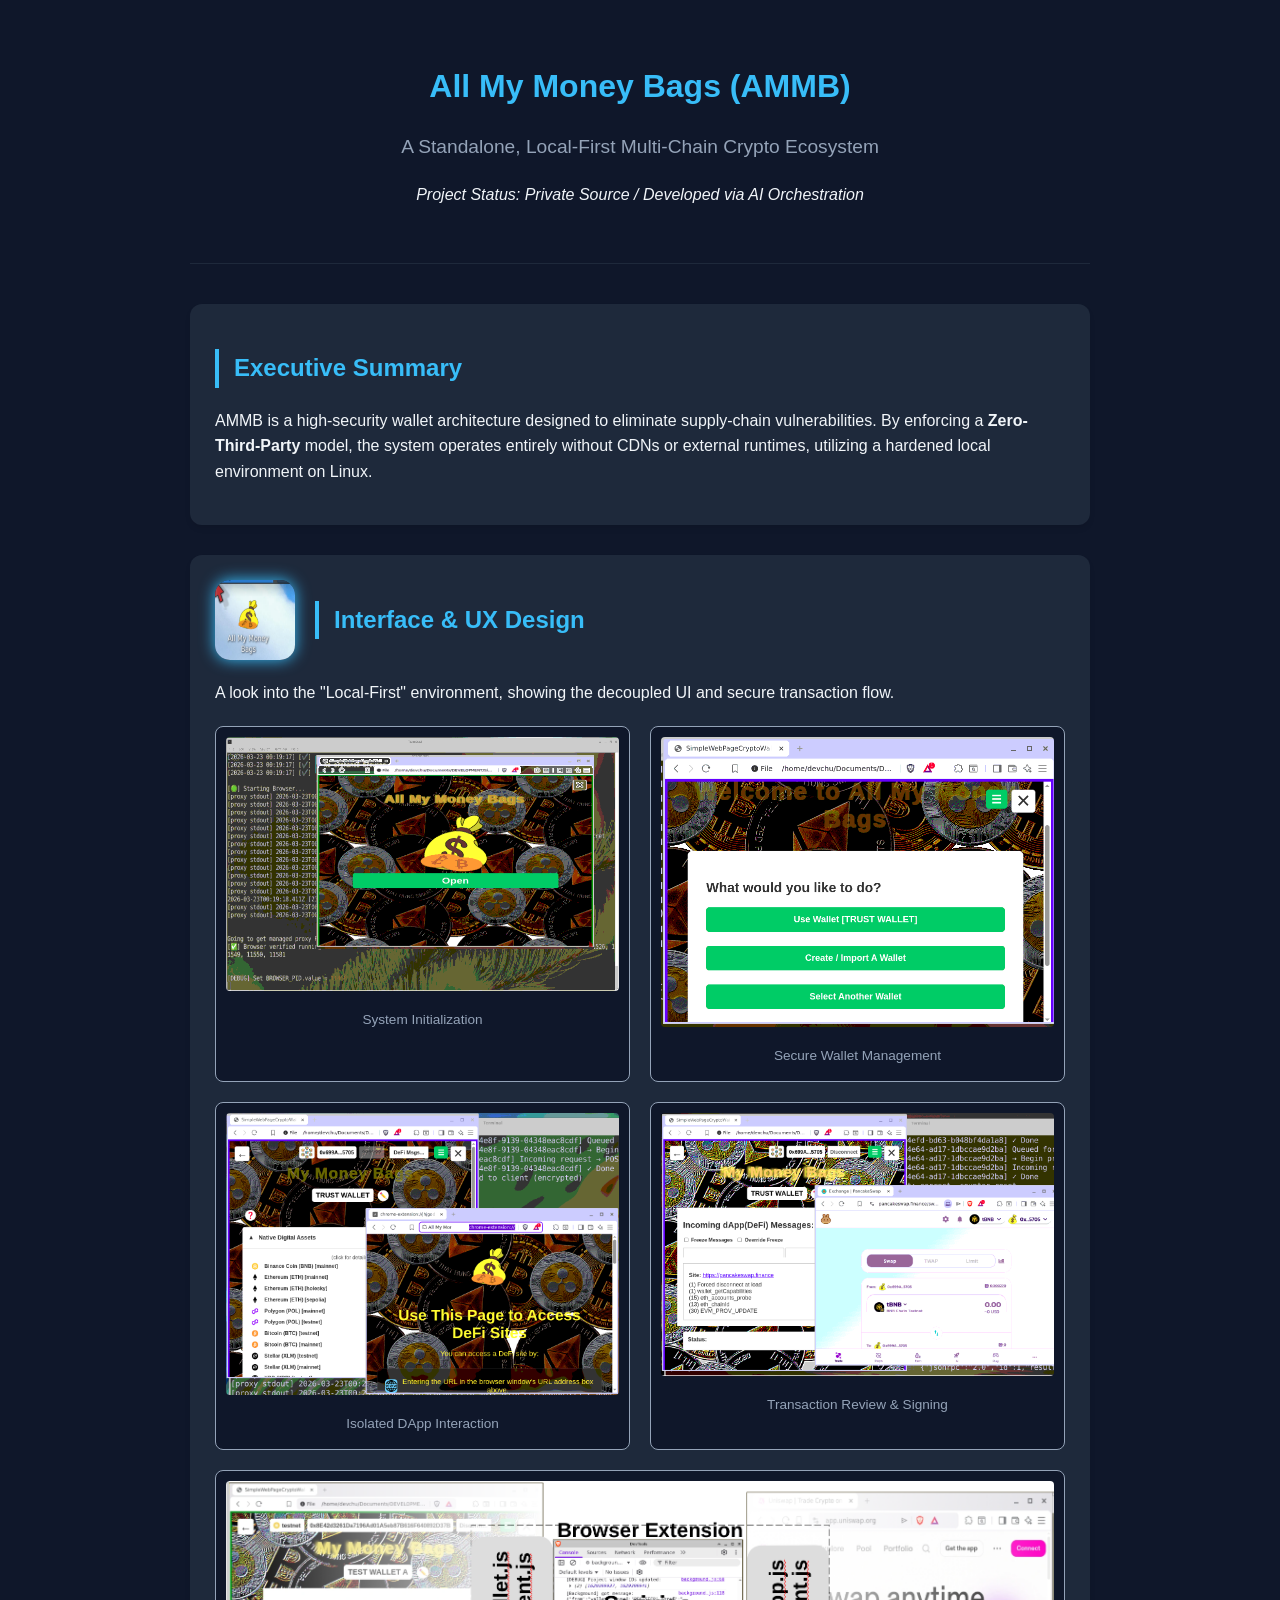
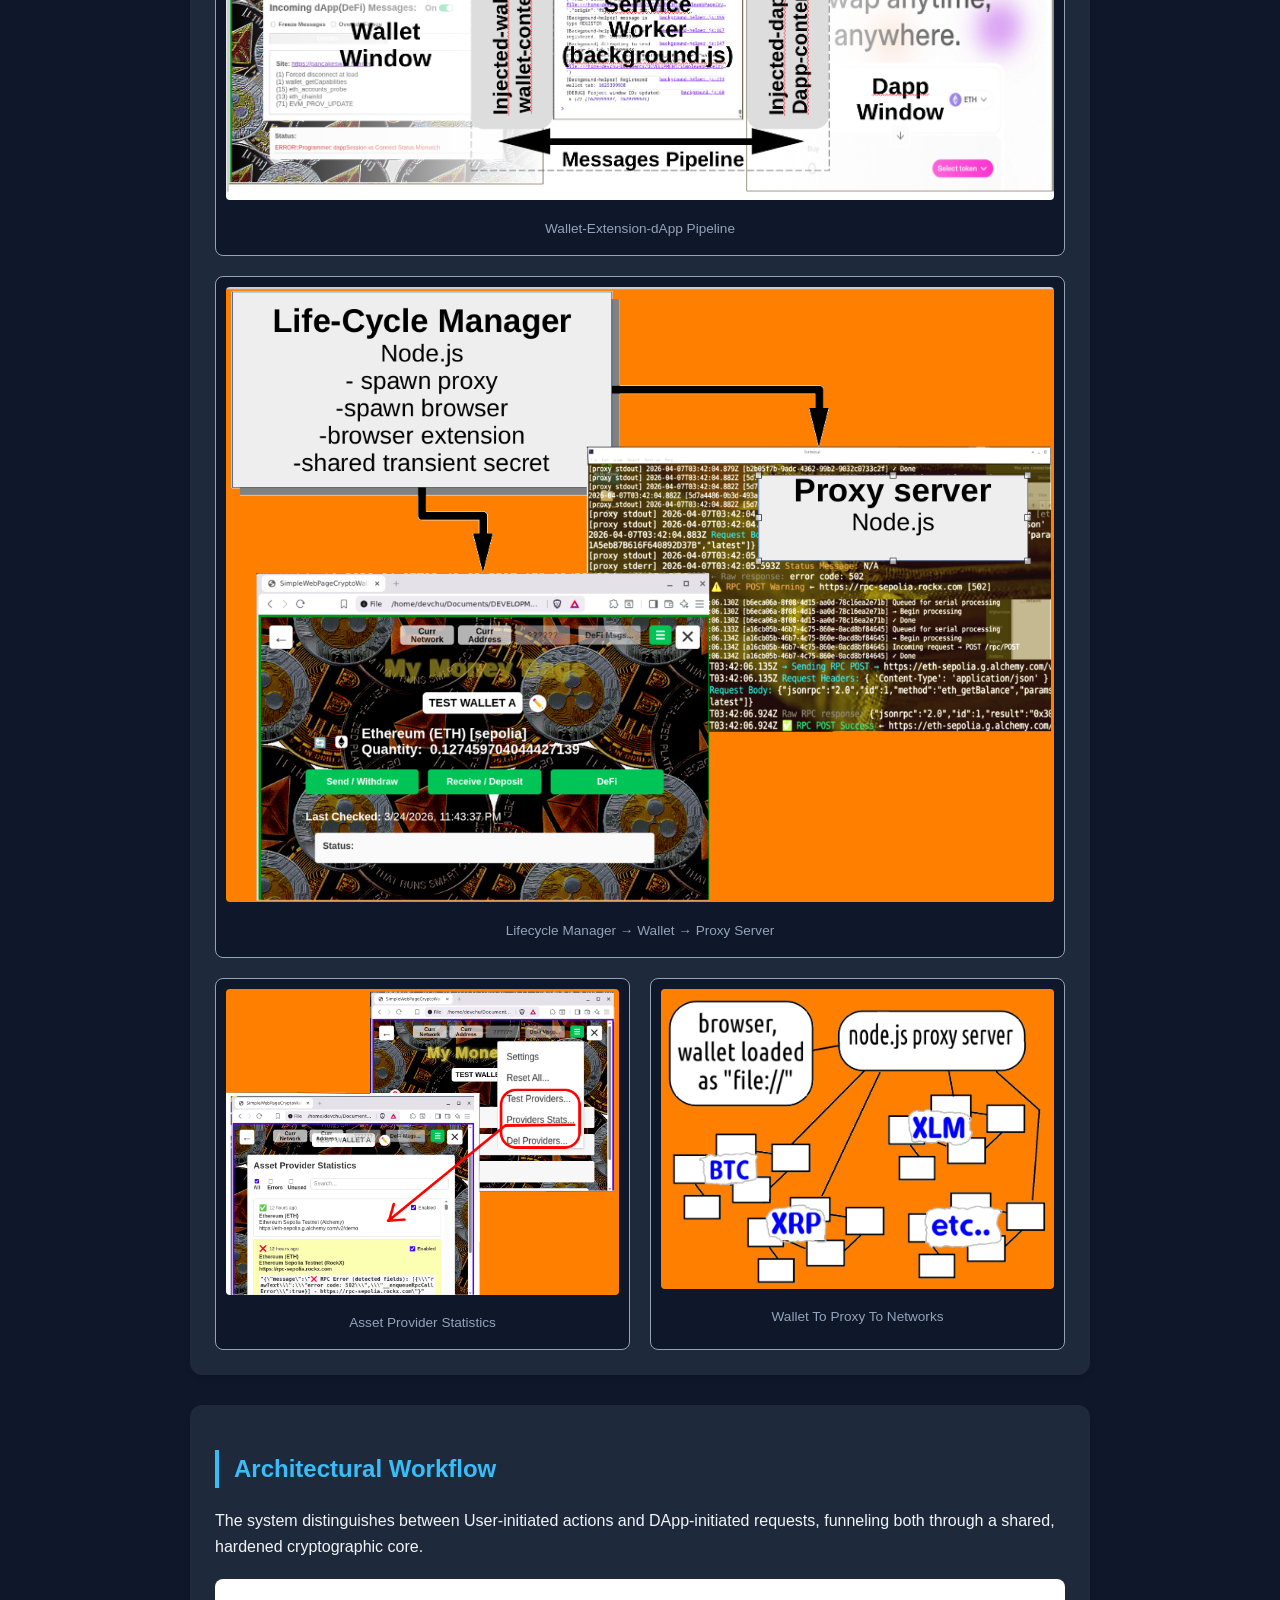
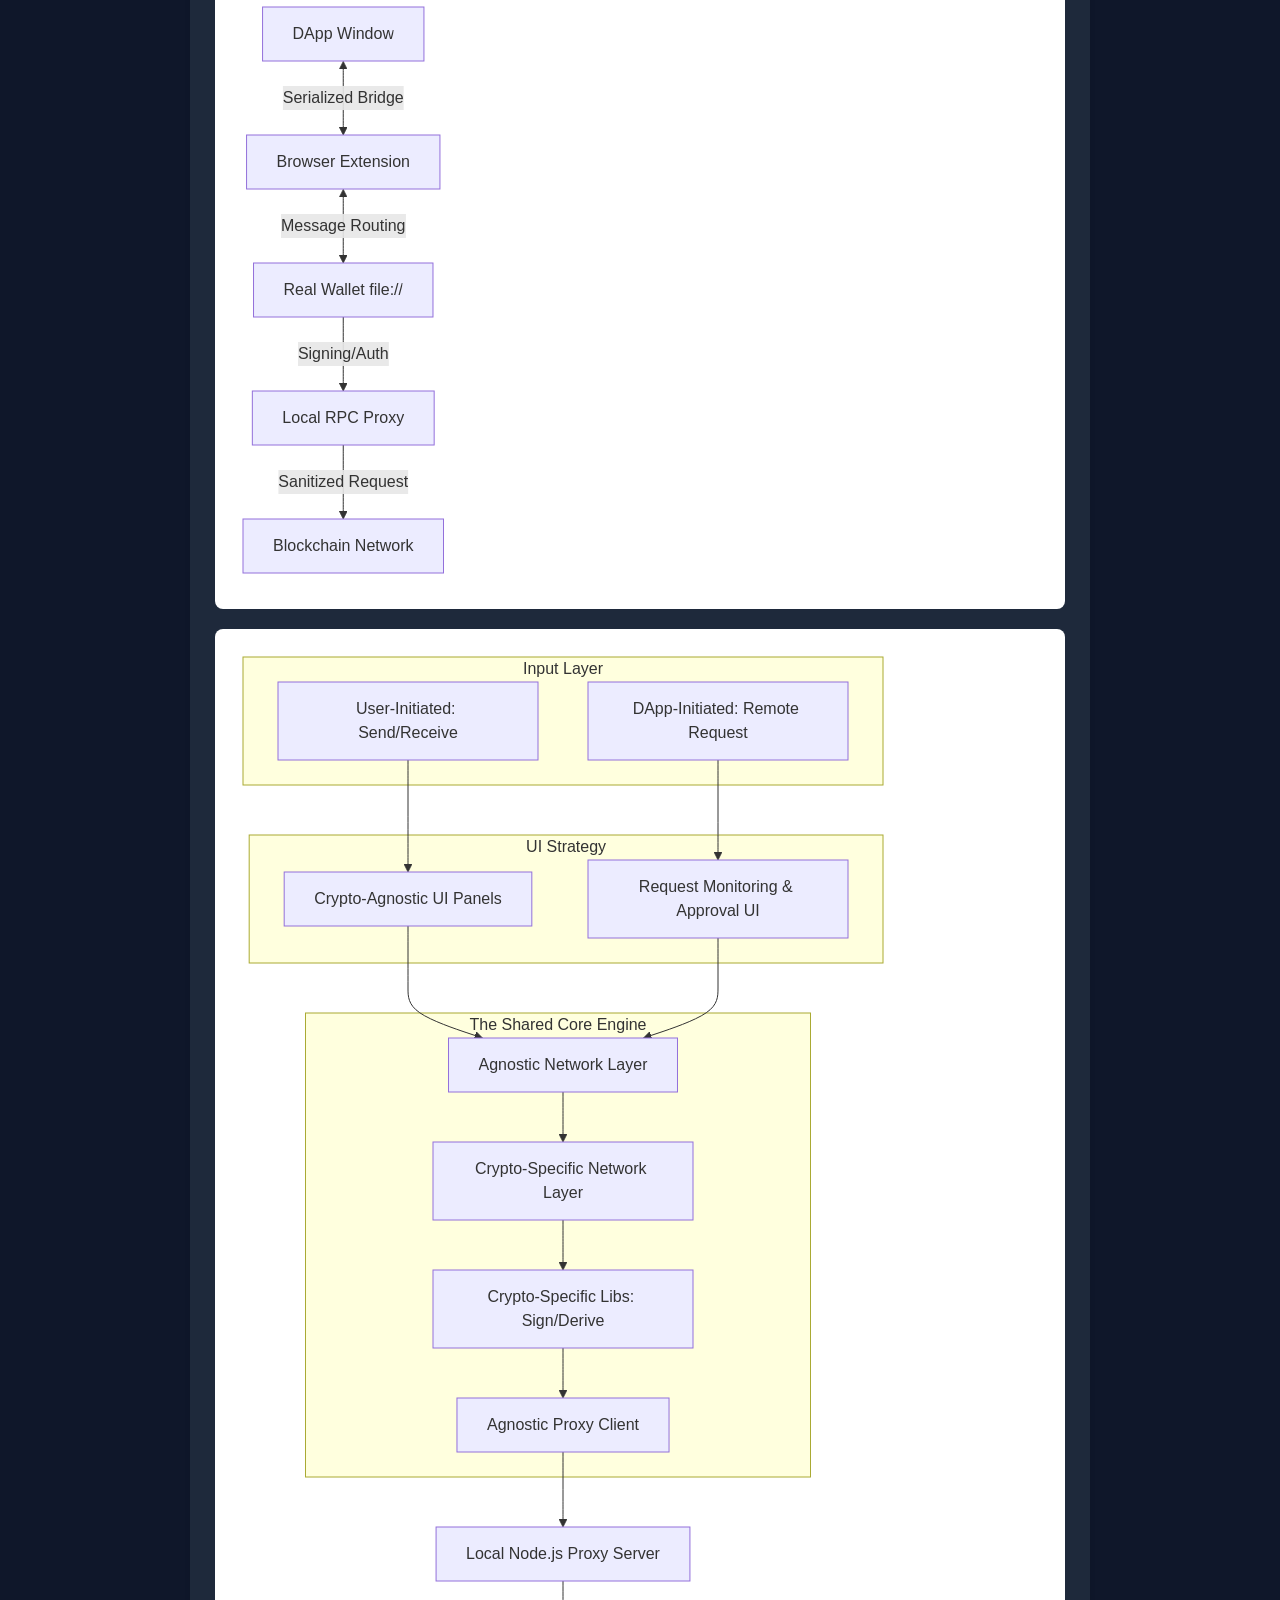
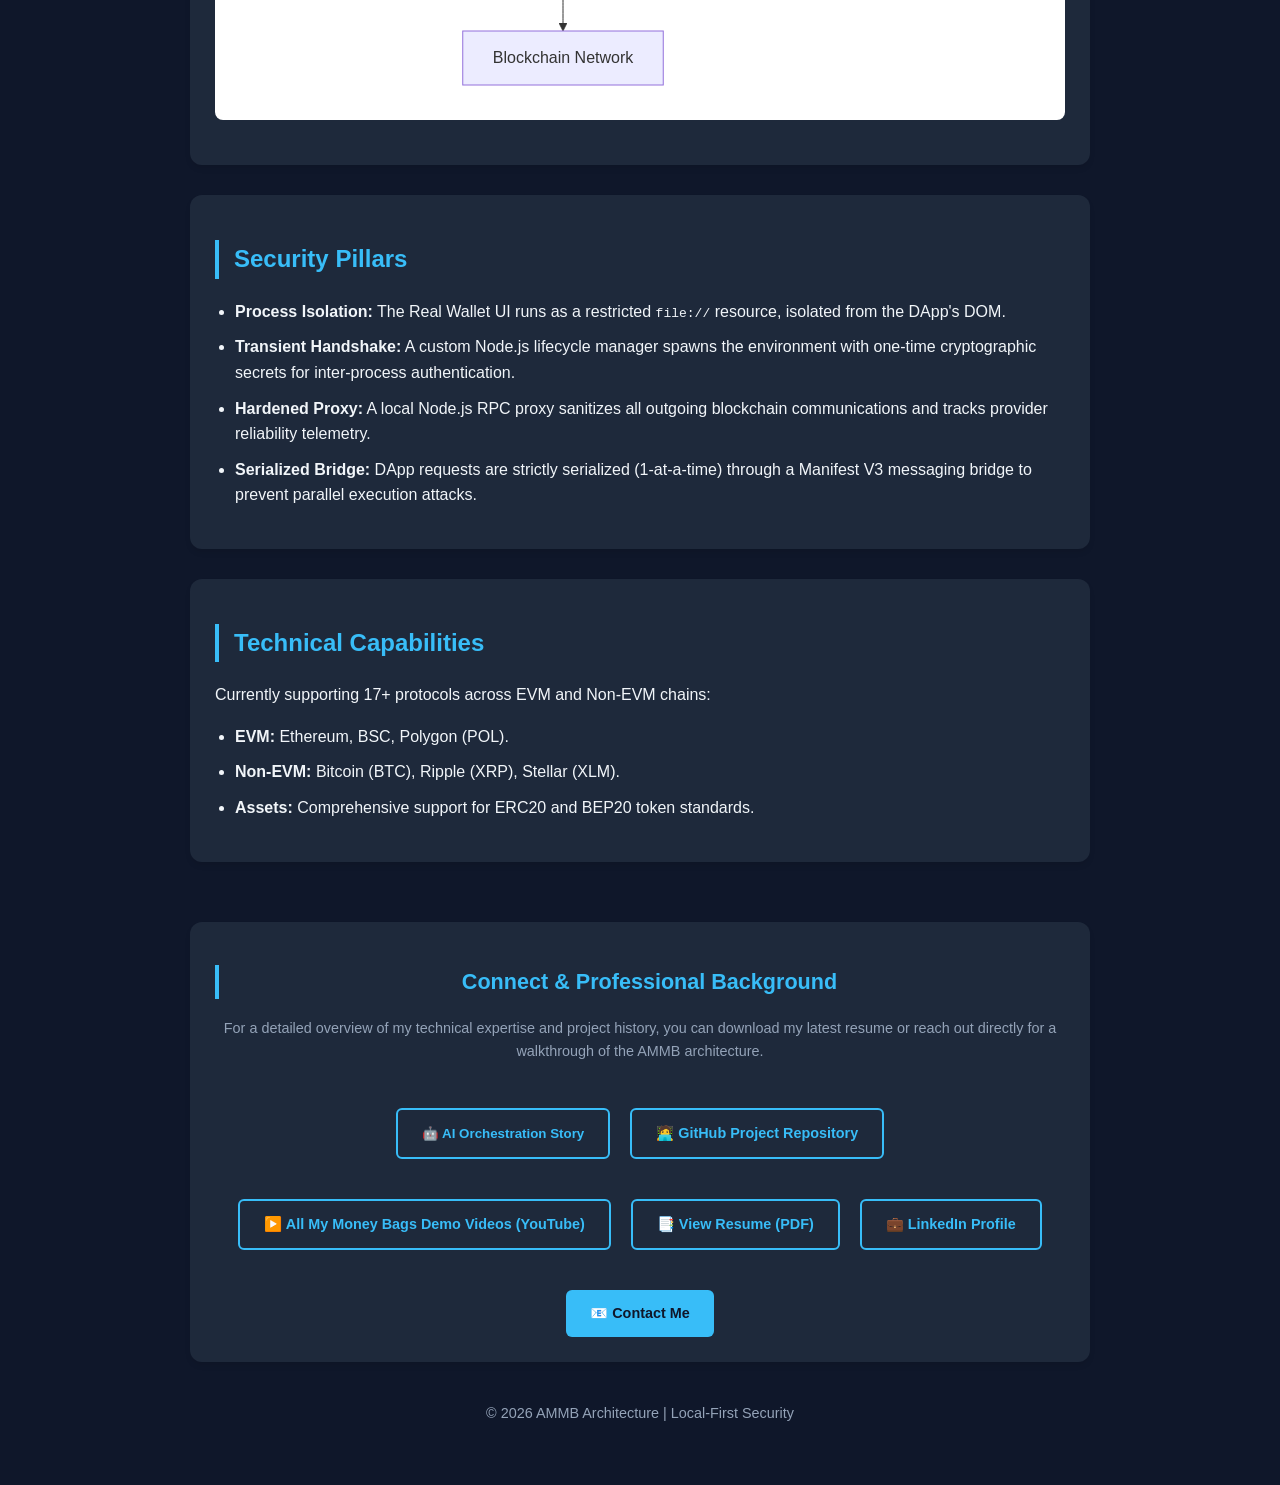
<file: index.html>
<!DOCTYPE html>
<html lang="en">
<head>
    <meta charset="UTF-8">
    <meta name="viewport" content="width=device-width, initial-scale=1.0">
    <title>All My Money Bags | Secure Multi-Chain Architecture</title>
    <link rel="stylesheet" href="index.css" />
    <script src="mermaid.min.js"></script>
</head>
<body>

<div class="container">
    <header>
        <h1>All My Money Bags (AMMB)</h1>
        <p class="tagline">A Standalone, Local-First Multi-Chain Crypto Ecosystem</p>
        <p><em>Project Status: Private Source / Developed via AI Orchestration</em></p>
    </header>

    <section class="card">
        <h2>Executive Summary</h2>
        <p>AMMB is a high-security wallet architecture designed to eliminate supply-chain vulnerabilities. By enforcing a <strong>Zero-Third-Party</strong> model, the system operates entirely without CDNs or external runtimes, utilizing a hardened local environment on Linux.</p>
    </section>

    <section class="card">
        <div class="icon-header">
            <img src="desktop.icon.png" alt="AMMB Logo">
            <h2>Interface & UX Design</h2>
        </div>
        <p>A look into the "Local-First" environment, showing the decoupled UI and secure transaction flow.</p>

        <div class="gallery">
            <div class="gallery-item">
                <img src="starting.app.png" alt="App Launch">
                <p>System Initialization</p>
            </div>
            <div class="gallery-item">
                <img src="select.wallet.png" alt="Wallet Selection">
                <p>Secure Wallet Management</p>
            </div>
            <div class="gallery-item">
                <img src="dapp.1.png" alt="DApp Request">
                <p>Isolated DApp Interaction</p>
            </div>
            <div class="gallery-item">
                <img src="dapp.2.png" alt="Signing Flow">
                <p>Transaction Review & Signing</p>
            </div>
            <div class="gallery-item full-width">
                <img src="wallet-extension-dapp-pipeline.png" alt="Wallet Extension DApp Pipeline">
                <p>Wallet-Extension-dApp Pipeline</p>
            </div>
            <div class="gallery-item full-width">
                <img src="life-cycle-mgr-wallet-proxy-server.png" alt="Lifecycle Manager Wallet Proxy Server">
                <p>Lifecycle Manager → Wallet → Proxy Server</p>
            </div>
            <div class="gallery-item">
                <img src="asset.provider.statistics.jpg" alt="Asset Provider Stats">
                <p>Asset Provider Statistics</p>
            </div>
            <div class="gallery-item">
                <img src="wallet.proxy.networks.jpg" alt="Wallet to Proxy to Networks">
                <p>Wallet To Proxy To Networks</p>
            </div>
        </div>
    </section>

    <section class="card">
        <h2>Architectural Workflow</h2>
        <p>The system distinguishes between User-initiated actions and DApp-initiated requests, funneling both through a shared, hardened cryptographic core.</p>

        <div class="mermaid">
            graph TD
                A[DApp Window] <-->|Serialized Bridge| B[Browser Extension]
                B <-->|Message Routing| C[Real Wallet file://]
                C -->|Signing/Auth| D[Local RPC Proxy]
                D -->|Sanitized Request| E[Blockchain Network]
        </div>

        <div class="mermaid">
            graph TD
                subgraph "Input Layer"
                    User[User-Initiated: Send/Receive]
                    DApp[DApp-Initiated: Remote Request]
                end

                subgraph "UI Strategy"
                    User --> ManualUI[Crypto-Agnostic UI Panels]
                    DApp --> DAppUI[Request Monitoring & Approval UI]
                end

                subgraph "The Shared Core Engine"
                    ManualUI --> AgnosticNet[Agnostic Network Layer]
                    DAppUI --> AgnosticNet
                    AgnosticNet --> CryptoNet[Crypto-Specific Network Layer]
                    CryptoNet --> CryptoLib[Crypto-Specific Libs: Sign/Derive]
                    CryptoLib --> ProxyClient[Agnostic Proxy Client]
                end

                ProxyClient --> ProxyServer[Local Node.js Proxy Server]
                ProxyServer --> Blockchain[Blockchain Network]
        </div>
    </section>

    <section class="card">
        <h2>Security Pillars</h2>
        <ul>
            <li><strong>Process Isolation:</strong> The Real Wallet UI runs as a restricted <code>file://</code> resource, isolated from the DApp's DOM.</li>
            <li><strong>Transient Handshake:</strong> A custom Node.js lifecycle manager spawns the environment with one-time cryptographic secrets for inter-process authentication.</li>
            <li><strong>Hardened Proxy:</strong> A local Node.js RPC proxy sanitizes all outgoing blockchain communications and tracks provider reliability telemetry.</li>
            <li><strong>Serialized Bridge:</strong> DApp requests are strictly serialized (1-at-a-time) through a Manifest V3 messaging bridge to prevent parallel execution attacks.</li>
        </ul>
    </section>

    <section class="card">
        <h2>Technical Capabilities</h2>
        <p>Currently supporting 17+ protocols across EVM and Non-EVM chains:</p>
        <ul>
            <li><strong>EVM:</strong> Ethereum, BSC, Polygon (POL).</li>
            <li><strong>Non-EVM:</strong> Bitcoin (BTC), Ripple (XRP), Stellar (XLM).</li>
            <li><strong>Assets:</strong> Comprehensive support for ERC20 and BEP20 token standards.</li>
        </ul>
    </section>

    <footer class="footer">
        <section class="card">
            <h2>Connect & Professional Background</h2>
            <p>For a detailed overview of my technical expertise and project history, you can download my latest resume or reach out directly for a walkthrough of the AMMB architecture.</p>

            <div class="cta-group">
                <button id="openAiModal" class="cta-btn secondary">
                    🤖 AI Orchestration Story
                </button>

                <a href="https://github.com/elicorrales/AllMyMoneyBagsCryptoWallet/blob/main/README.md" class="cta-btn secondary" target="_blank">
                    🧑‍💻 GitHub Project Repository
                </a>

                <a href="https://youtube.com/playlist?list=PL8DQTC0IZtMt-gPWAXvIIGQtCPgY0pz-s&si=zpwm9-ly-qewLOKD" class="cta-btn secondary" target="_blank">
                    ▶️ All My Money Bags Demo Videos (YouTube)
                </a>

                <a href="The.Latest.Resume.pdf" class="cta-btn secondary" target="_blank">
                    📑 View Resume (PDF)
                </a>

                <a href="https://www.linkedin.com/in/eli-corrales-7182a4374/" class="cta-btn secondary" target="_blank">
                    💼 LinkedIn Profile
                </a>

                <a href="mailto:e_corrales2003@yahoo.com" class="cta-btn">
                    📧 Contact Me
                </a>
            </div>
        </section>

        <p style="margin-top: 40px;">&copy; 2026 AMMB Architecture | Local-First Security</p>
    </footer>
</div>

<div id="imageModal" class="modal" onclick="this.style.display='none'">
    <img class="modal-content" id="modalImg">
</div>

<!-- AI MODAL -->
<div id="aiOrchestrationModal" class="ai-modal-overlay" onclick="this.style.display='none'">
    <div class="ai-modal-container">

        <div class="ai-modal-header">
            <h2>The Architect’s Framework</h2>
            <p class="tagline">How 40 years of structural wisdom directed the AI velocity.</p>
        </div>

        <div class="ai-grid">
            <div class="ai-step">
                <h3>Beyond "Vibe Coding"</h3>
                <p>I quickly learned that casual prompting fails as complexity scales. I shifted to <strong>Context-First Engineering</strong>: providing precise snippets across all project layers (UI, Network, Lib) to maintain a perfect mental map of the system's state.</p>
            </div>

            <div class="ai-step">
                <h3>The Meld-Filter Strategy</h3>
                <p>No AI code entered the project unchecked. I utilized <strong>Meld</strong> for side-by-side file comparisons, ensuring every line proposed by the AI served the architecture, not just the immediate request.</p>
            </div>

            <div class="ai-step">
                <h3>Atomic Refactoring</h3>
                <p>To prevent "hallucination drift," I kept chat histories short and focused. I acted as the lead architect, enforcing directory separation by layer and feature, while constantly refactoring helper functions for long-term stability.</p>
            </div>

            <div class="ai-step">
                <h3>The "Punt & Regroup" Safety Net</h3>
                <p>Coding with AI requires obsessive version control. When a prompt led down a "rabbit trail," I used <strong>Git</strong> to instantly reset to the last stable commit and regroup with a fresh architectural perspective.</p>
            </div>
        </div>

        <div class="toolchain-section">
            <p class="toolchain-label">ENGINEERING TOOLCHAIN:</p>
            <span class="toolchain-tag">Linux Terminal</span>
            <span class="toolchain-tag">Vim</span>
            <span class="toolchain-tag">Meld (Diff)</span>
            <span class="toolchain-tag">Grep / Find</span>
            <span class="toolchain-tag">Git</span>
        </div>
    </div>
</div>

<script src="index.js" defer></script>

</body>
</html>
</file>
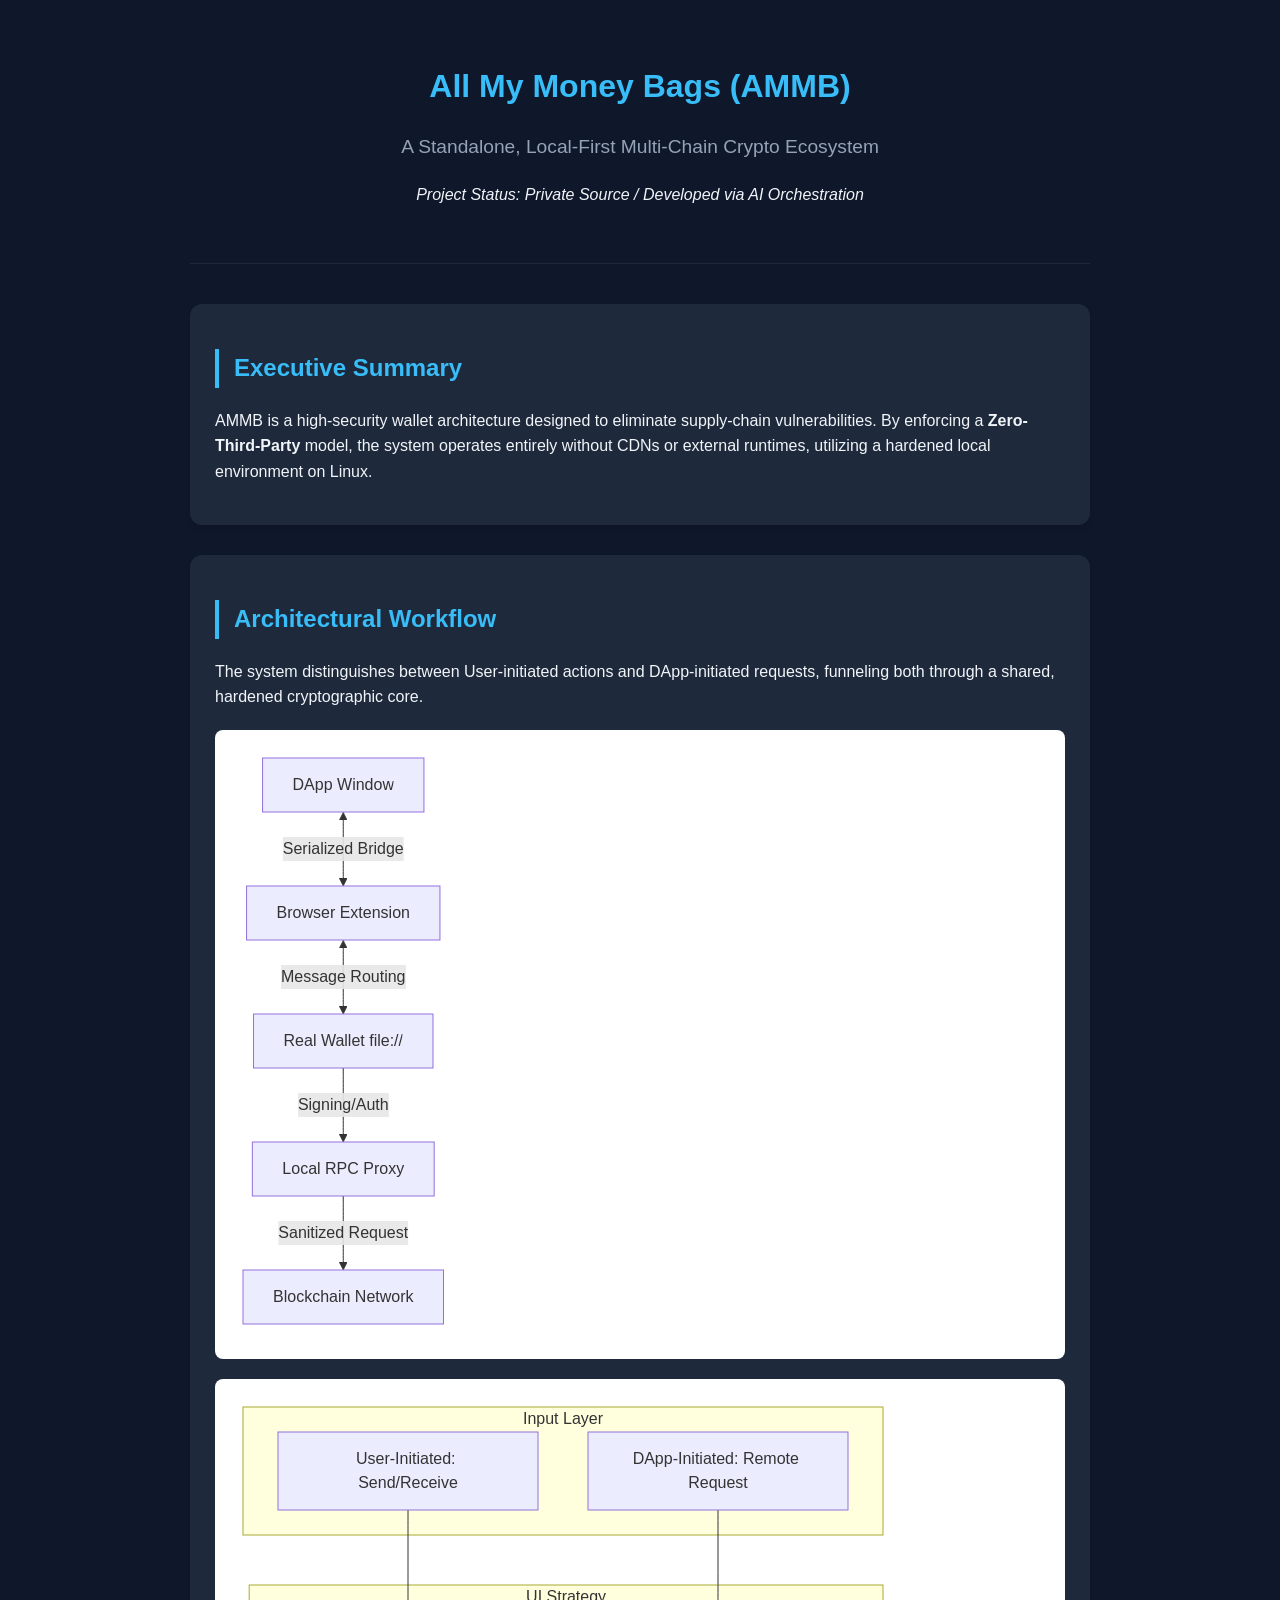
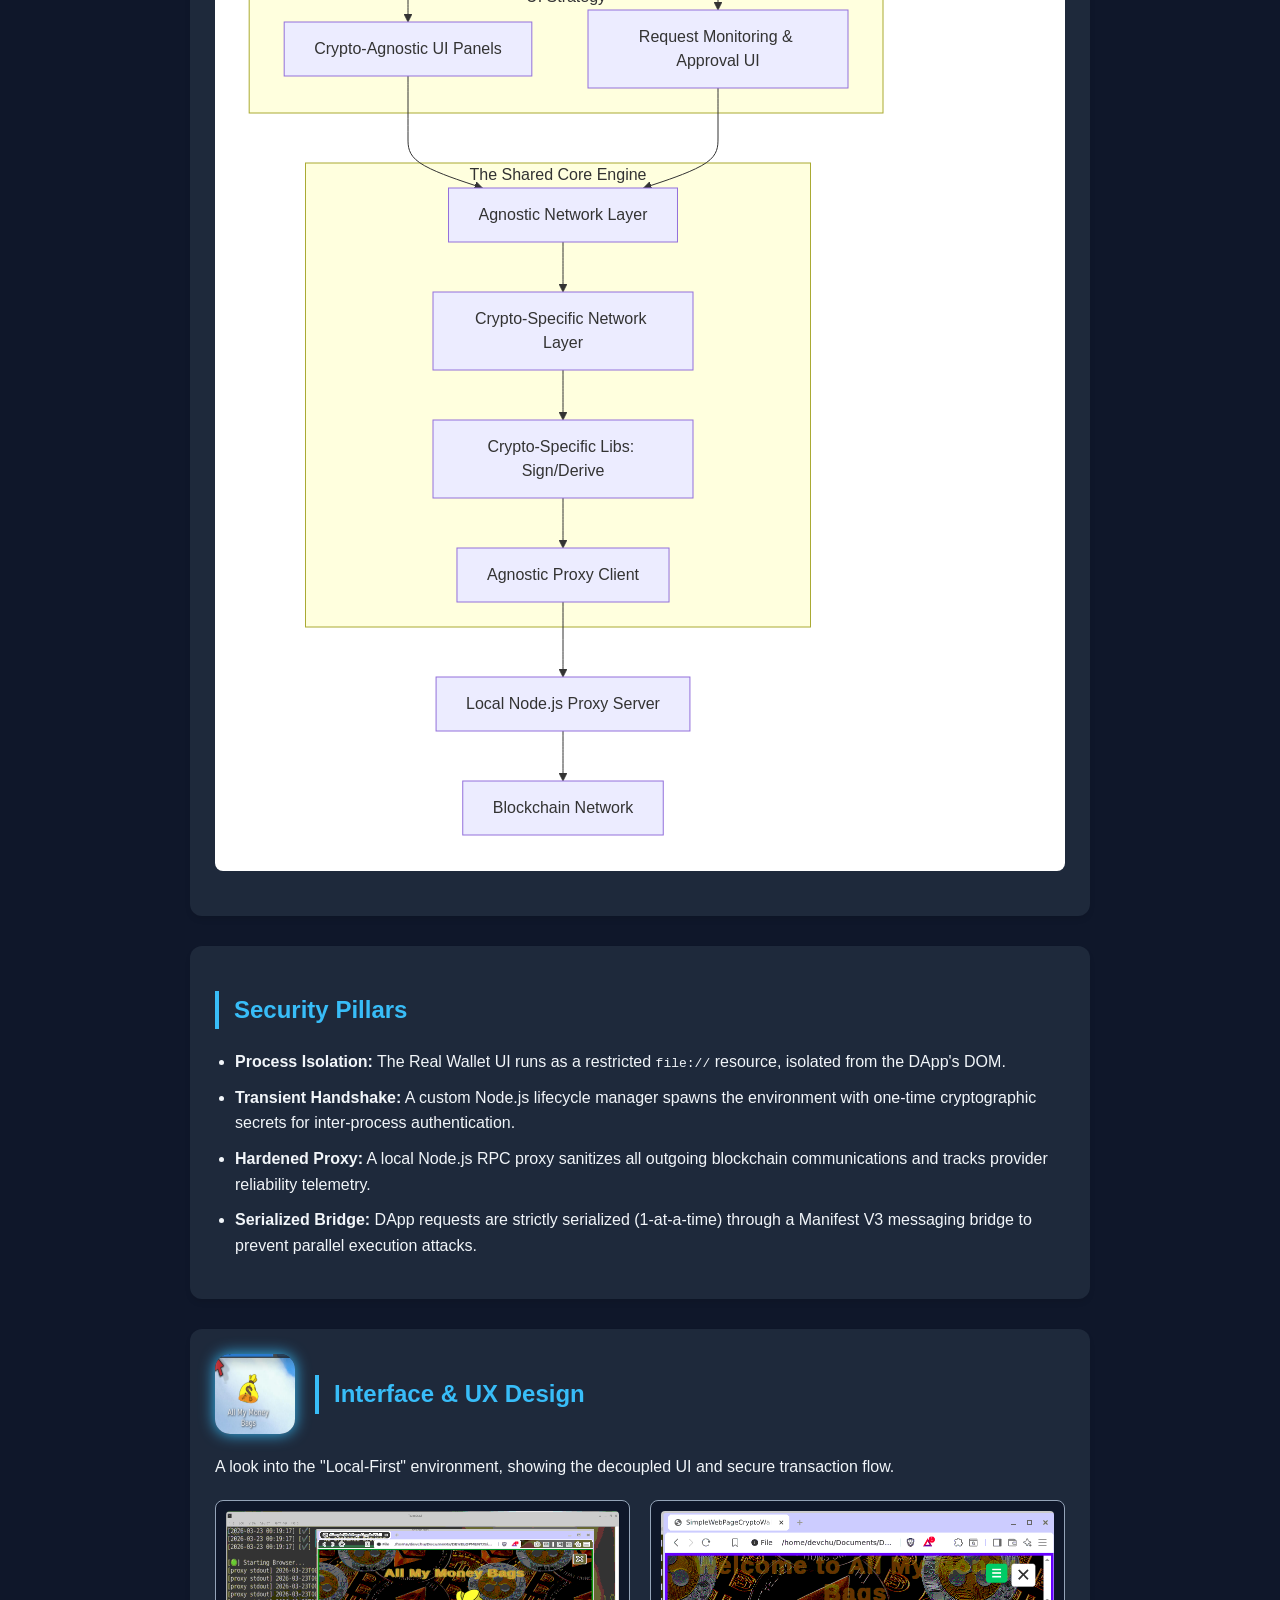
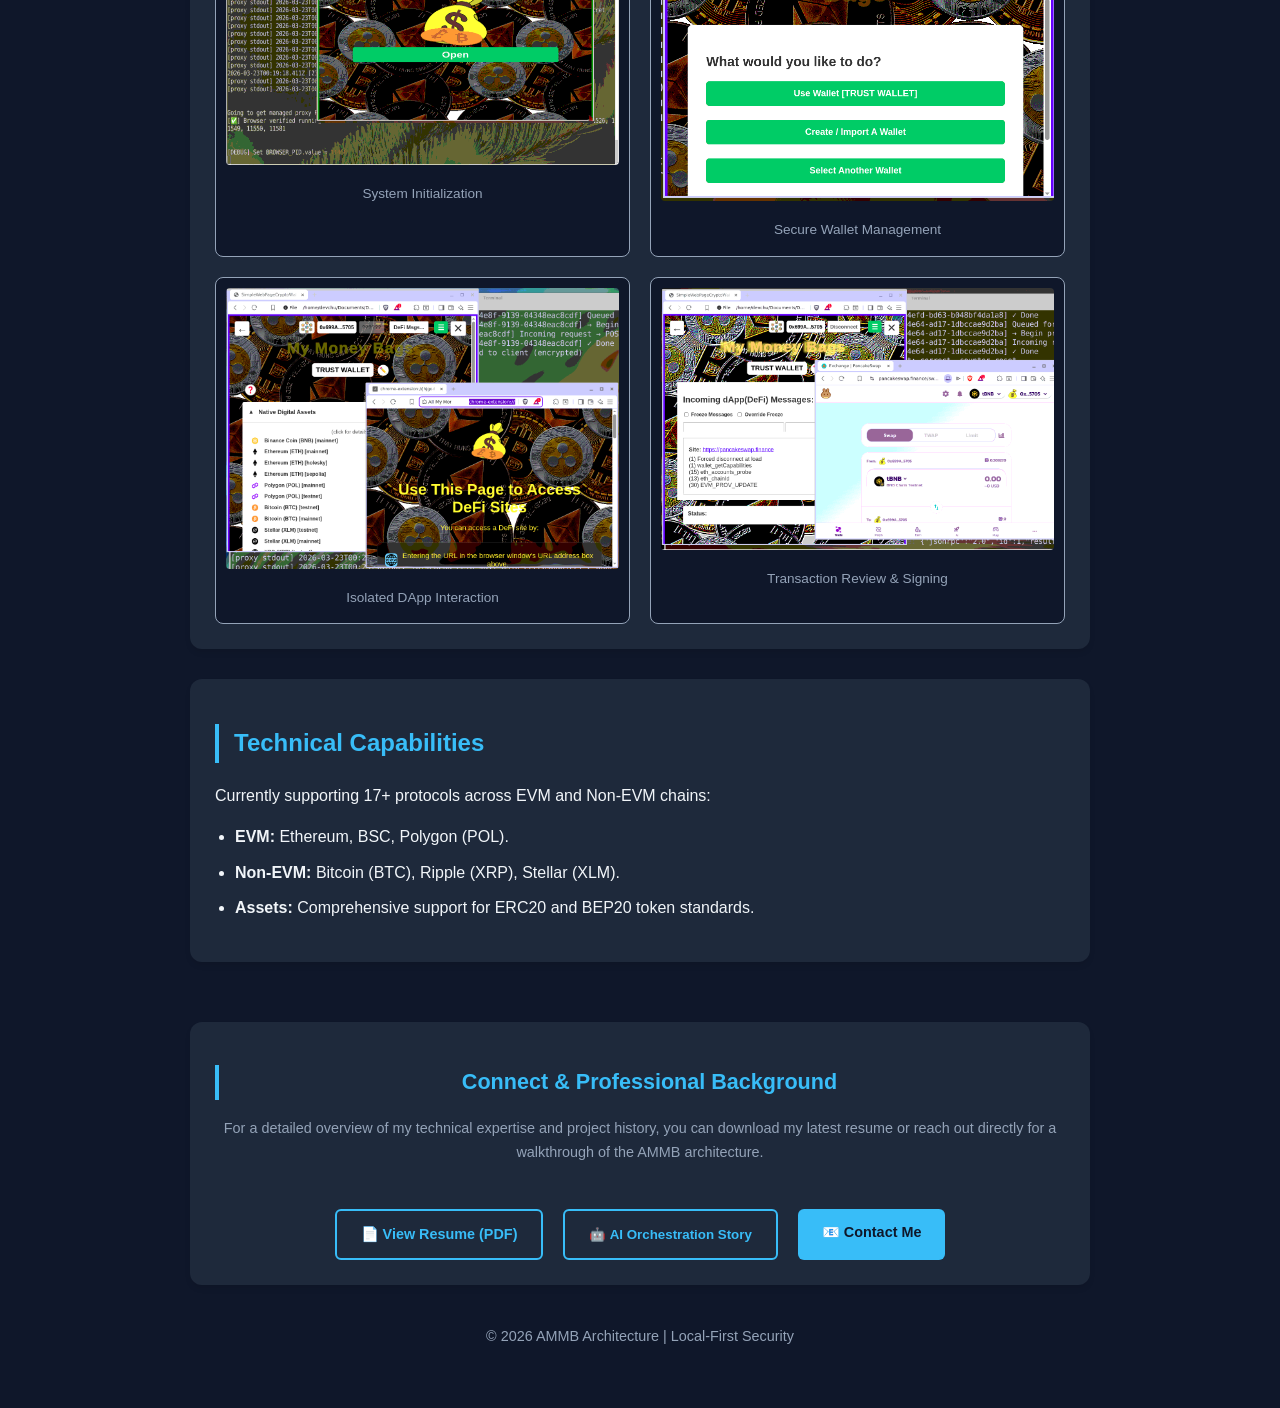
<file: application.html>
<!DOCTYPE html>
<html lang="en">
<head>
    <meta charset="UTF-8">
    <meta name="viewport" content="width=device-width, initial-scale=1.0">
    <title>All My Money Bags | Secure Multi-Chain Architecture</title>
    <link rel="stylesheet" href="index.css" />
    <script src="mermaid.min.js"></script>
</head>
<body>

<div class="container">
    <header>
        <h1>All My Money Bags (AMMB)</h1>
        <p class="tagline">A Standalone, Local-First Multi-Chain Crypto Ecosystem</p>
        <p><em>Project Status: Private Source / Developed via AI Orchestration</em></p>
    </header>

    <section class="card">
        <h2>Executive Summary</h2>
        <p>AMMB is a high-security wallet architecture designed to eliminate supply-chain vulnerabilities. By enforcing a <strong>Zero-Third-Party</strong> model, the system operates entirely without CDNs or external runtimes, utilizing a hardened local environment on Linux.</p>
    </section>

    <section class="card">
        <h2>Architectural Workflow</h2>
        <p>The system distinguishes between User-initiated actions and DApp-initiated requests, funneling both through a shared, hardened cryptographic core.</p>

        <div class="mermaid">
            graph TD
                A[DApp Window] <-->|Serialized Bridge| B[Browser Extension]
                B <-->|Message Routing| C[Real Wallet file://]
                C -->|Signing/Auth| D[Local RPC Proxy]
                D -->|Sanitized Request| E[Blockchain Network]
        </div>

        <div class="mermaid">
            graph TD
                subgraph "Input Layer"
                    User[User-Initiated: Send/Receive]
                    DApp[DApp-Initiated: Remote Request]
                end

                subgraph "UI Strategy"
                    User --> ManualUI[Crypto-Agnostic UI Panels]
                    DApp --> DAppUI[Request Monitoring & Approval UI]
                end

                subgraph "The Shared Core Engine"
                    ManualUI --> AgnosticNet[Agnostic Network Layer]
                    DAppUI --> AgnosticNet
                    AgnosticNet --> CryptoNet[Crypto-Specific Network Layer]
                    CryptoNet --> CryptoLib[Crypto-Specific Libs: Sign/Derive]
                    CryptoLib --> ProxyClient[Agnostic Proxy Client]
                end

                ProxyClient --> ProxyServer[Local Node.js Proxy Server]
                ProxyServer --> Blockchain[Blockchain Network]
        </div>
    </section>

    <section class="card">
        <h2>Security Pillars</h2>
        <ul>
            <li><strong>Process Isolation:</strong> The Real Wallet UI runs as a restricted <code>file://</code> resource, isolated from the DApp's DOM.</li>
            <li><strong>Transient Handshake:</strong> A custom Node.js lifecycle manager spawns the environment with one-time cryptographic secrets for inter-process authentication.</li>
            <li><strong>Hardened Proxy:</strong> A local Node.js RPC proxy sanitizes all outgoing blockchain communications and tracks provider reliability telemetry.</li>
            <li><strong>Serialized Bridge:</strong> DApp requests are strictly serialized (1-at-a-time) through a Manifest V3 messaging bridge to prevent parallel execution attacks.</li>
        </ul>
    </section>

<section class="card">
        <div class="icon-header">
            <img src="desktop.icon.png" alt="AMMB Logo">
            <h2>Interface & UX Design</h2>
        </div>
        <p>A look into the "Local-First" environment, showing the decoupled UI and secure transaction flow.</p>

        <div class="gallery">
            <div class="gallery-item">
                <img src="starting.app.png" alt="App Launch">
                <p>System Initialization</p>
            </div>
            <div class="gallery-item">
                <img src="select.wallet.png" alt="Wallet Selection">
                <p>Secure Wallet Management</p>
            </div>
            <div class="gallery-item">
                <img src="dapp.1.png" alt="DApp Request">
                <p>Isolated DApp Interaction</p>
            </div>
            <div class="gallery-item">
                <img src="dapp.2.png" alt="Signing Flow">
                <p>Transaction Review & Signing</p>
            </div>
        </div>
    </section>
    <section class="card">
        <h2>Technical Capabilities</h2>
        <p>Currently supporting 17+ protocols across EVM and Non-EVM chains:</p>
        <ul>
            <li><strong>EVM:</strong> Ethereum, BSC, Polygon (POL).</li>
            <li><strong>Non-EVM:</strong> Bitcoin (BTC), Ripple (XRP), Stellar (XLM).</li>
            <li><strong>Assets:</strong> Comprehensive support for ERC20 and BEP20 token standards.</li>
        </ul>
    </section>

    <footer class="footer">
        <section class="card">
            <h2>Connect & Professional Background</h2>
            <p>For a detailed overview of my technical expertise and project history, you can download my latest resume or reach out directly for a walkthrough of the AMMB architecture.</p>

            <div class="cta-group">
                <a href="The.Latest.Resume.pdf" class="cta-btn secondary" target="_blank">
                    📄 View Resume (PDF)
                </a>

                <button id="openAiModal" class="cta-btn secondary">
                    🤖 AI Orchestration Story
                </button>

                <a href="mailto:e_corrales2003@yahoo.com" class="cta-btn">
                    📧 Contact Me
                </a>
            </div>
        </section>

        <p style="margin-top: 40px;">&copy; 2026 AMMB Architecture | Local-First Security</p>
    </footer>
</div>

<div id="imageModal" class="modal" onclick="this.style.display='none'">
    <img class="modal-content" id="modalImg">
</div>

<!-- AI MODAL -->
<div id="aiOrchestrationModal" class="ai-modal-overlay" onclick="this.style.display='none'">
    <div class="ai-modal-container">

        <div class="ai-modal-header">
            <h2>The Architect’s Framework</h2>
            <p class="tagline">How 40 years of structural wisdom directed the AI velocity.</p>
        </div>

        <div class="ai-grid">
            <div class="ai-step">
                <h3>Beyond "Vibe Coding"</h3>
                <p>I quickly learned that casual prompting fails as complexity scales. I shifted to <strong>Context-First Engineering</strong>: providing precise snippets across all project layers (UI, Network, Lib) to maintain a perfect mental map of the system's state.</p>
            </div>

            <div class="ai-step">
                <h3>The Meld-Filter Strategy</h3>
                <p>No AI code entered the project unchecked. I utilized <strong>Meld</strong> for side-by-side file comparisons, ensuring every line proposed by the AI served the architecture, not just the immediate request.</p>
            </div>

            <div class="ai-step">
                <h3>Atomic Refactoring</h3>
                <p>To prevent "hallucination drift," I kept chat histories short and focused. I acted as the lead architect, enforcing directory separation by layer and feature, while constantly refactoring helper functions for long-term stability.</p>
            </div>

            <div class="ai-step">
                <h3>The "Punt & Regroup" Safety Net</h3>
                <p>Coding with AI requires obsessive version control. When a prompt led down a "rabbit trail," I used <strong>Git</strong> to instantly reset to the last stable commit and regroup with a fresh architectural perspective.</p>
            </div>
        </div>

        <div class="toolchain-section">
            <p class="toolchain-label">ENGINEERING TOOLCHAIN:</p>
            <span class="toolchain-tag">Linux Terminal</span>
            <span class="toolchain-tag">Vim</span>
            <span class="toolchain-tag">Meld (Diff)</span>
            <span class="toolchain-tag">Grep / Find</span>
            <span class="toolchain-tag">Git</span>
        </div>
    </div>
</div>

<script src="index.js" defer></script>

</body>
</html>
</file>
<file: index.css>
/* index.css */

:root {
    --bg: #0f172a;
    --card-bg: #1e293b;
    --text: #f1f5f9;
    --accent: #38bdf8;
    --secondary: #94a3b8;
}

body {
    font-family: 'Segoe UI', Tahoma, Geneva, Verdana, sans-serif;
    background-color: var(--bg);
    color: var(--text);
    line-height: 1.6;
    margin: 0;
    padding: 0;
}

.container {
    max-width: 900px;
    margin: 0 auto;
    padding: 40px 20px;
}

header {
    text-align: center;
    border-bottom: 1px solid var(--card-bg);
    padding-bottom: 40px;
    margin-bottom: 40px;
}

h1 { color: var(--accent); margin-bottom: 10px; }
.tagline { font-size: 1.2rem; color: var(--secondary); }

.card {
    background: var(--card-bg);
    padding: 25px;
    border-radius: 12px;
    margin-bottom: 30px;
    box-shadow: 0 4px 6px -1px rgba(0, 0, 0, 0.1);
}

h2 { border-left: 4px solid var(--accent); padding-left: 15px; color: var(--accent); }

.mermaid {
    background: white;
    padding: 20px;
    border-radius: 8px;
    margin: 20px 0;
}

ul { padding-left: 20px; }
li { margin-bottom: 10px; }

.footer {
    text-align: center;
    margin-top: 60px;
    color: var(--secondary);
    font-size: 0.9rem;
}

.cta-btn {
    display: inline-block;
    background: var(--accent);
    color: var(--bg);
    padding: 12px 24px;
    border-radius: 6px;
    text-decoration: none;
    font-weight: bold;
    margin-top: 20px;
}

.cta-btn:hover { opacity: 0.9; }

.gallery {
    display: grid;
    grid-template-columns: repeat(auto-fit, minmax(300px, 1fr));
    gap: 20px;
    margin-top: 20px;
}

.gallery-item {
    background: #0f172a;
    border: 1px solid var(--secondary);
    border-radius: 8px;
    overflow: hidden;
    text-align: center;
    padding: 10px;
}

.gallery-item img {
    max-width: 100%;
    height: auto;
    border-radius: 4px;
    transition: transform 0.3s ease;
    cursor: pointer;
}

.gallery-item img:hover {
    transform: scale(1.02);
}

.gallery-item p {
    font-size: 0.85rem;
    color: var(--secondary);
    margin-top: 10px;
    margin-bottom: 5px;
}

.icon-header {
    display: flex;
    align-items: center;
    gap: 20px;
    margin-bottom: 20px;
}

.icon-header img {
    width: 80px;
    height: 80px;
    border-radius: 15px;
    box-shadow: 0 0 15px var(--accent);
}

.cta-group {
    display: flex;
    justify-content: center;
    gap: 20px;
    flex-wrap: wrap;
    margin-top: 25px;
}

.cta-btn.secondary {
    background: transparent;
    color: var(--accent);
    border: 2px solid var(--accent);
}

.cta-btn.secondary:hover {
    background: var(--accent);
    color: var(--bg);
}

/* IMAGE MODAL */
.modal {
    display: none;
    position: fixed;
    z-index: 1000;
    top: 0;
    left: 0;
    width: 100%;
    height: 100%;
    background-color: rgba(15, 23, 42, 0.95);
    cursor: zoom-out;
    align-items: center;
    justify-content: center;
}

/* Modal Content (The Image) */
.modal-content {
    max-width: 90%;
    max-height: 90%;
    border-radius: 8px;
    box-shadow: 0 0 20px rgba(0, 0, 0, 0.5);
    animation: zoomIn 0.3s ease;
}

@keyframes zoomIn {
    from { transform: scale(0.9); opacity: 0; }
    to { transform: scale(1); opacity: 1; }
}

/* Update gallery items to show they are clickable */
.gallery-item img {
    cursor: pointer;
}

.gallery-item.full-width {
    grid-column: 1 / -1; /* span all columns */
}

/* AI Narrative Modal */
.ai-modal-overlay {
    display: none;
    position: fixed;
    z-index: 2000;
    left: 0;
    top: 0;
    width: 100%;
    height: 100%;
    background-color: rgba(15, 23, 42, 0.98);
    align-items: center;
    justify-content: center;

    padding: 40px 20px;          /* ✅ added */
    box-sizing: border-box;      /* ✅ added */
}

.ai-modal-overlay.active {
    display: flex;
}

.ai-modal-container {
    background: var(--card-bg);
    color: var(--text);

    margin: 20px;
    padding: 40px;
    width: 95%;
    max-width: 850px;

    border-radius: 12px;
    border: 1px solid var(--accent);
    position: relative;
    box-shadow: 0 0 30px rgba(56, 189, 248, 0.15);

    max-height: 90vh;            /* ✅ added */
    overflow-y: auto;            /* ✅ added */
}

.ai-modal-header {
    border-bottom: 1px solid var(--bg);
    padding-bottom: 20px;
    margin-bottom: 30px;
}

.ai-modal-header h2 {
    border: none;
    padding: 0;
    margin: 0;
}

.ai-grid {
    display: grid;
    grid-template-columns: repeat(auto-fit, minmax(280px, 1fr));
    gap: 20px;
}

.ai-step {
    background: var(--bg);
    padding: 20px;
    border-radius: 8px;
    border-left: 3px solid var(--accent);
}

.ai-step h3 {
    color: var(--accent);
    margin-top: 0;
    font-size: 1.1rem;
}

.close-ai-modal {
    position: absolute;
    right: 20px;
    top: 15px;
    font-size: 30px;
    color: var(--secondary);
    cursor: pointer;
}

.close-ai-modal:hover { color: var(--accent); }

@media (max-width: 600px) {
    .ai-modal-container { padding: 20px; }
}

.toolchain-section {
    margin-top: 30px;
    padding-top: 20px;
    border-top: 1px solid var(--bg);
}

.toolchain-label {
    color: var(--secondary);
    font-size: 0.8rem;
    letter-spacing: 1px;
    margin-bottom: 10px;
}

.toolchain-tag {
    display: inline-block;
    background: rgba(56, 189, 248, 0.1);
    color: var(--accent);
    padding: 4px 12px;
    border-radius: 4px;
    font-family: 'Courier New', Courier, monospace;
    font-size: 0.85rem;
    margin: 0 8px 8px 0;
    border: 1px solid rgba(56, 189, 248, 0.3);
}
</file>
